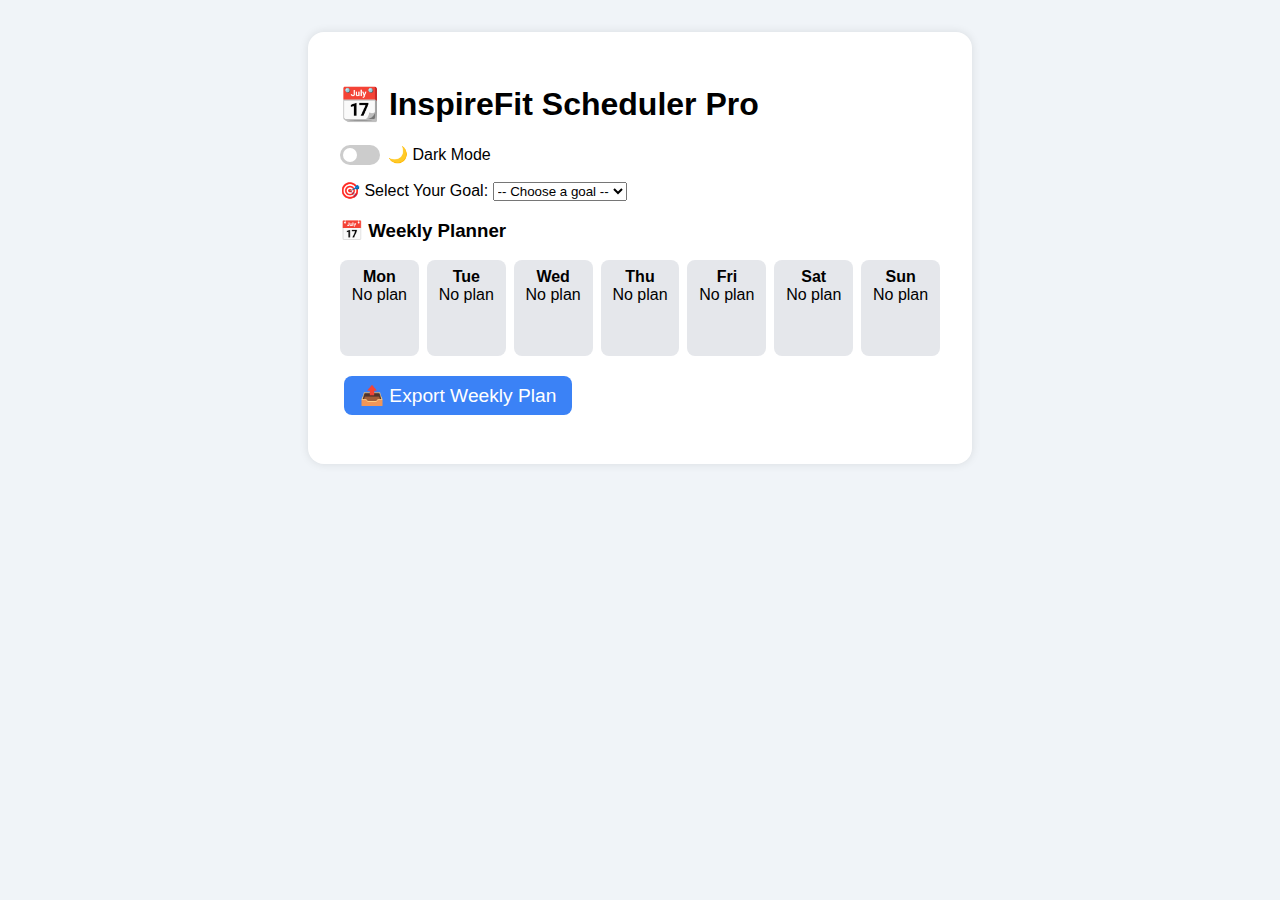
<file: index.html>
<!DOCTYPE html>
<html lang="en">
<head>
  <meta charset="UTF-8" />
  <meta name="viewport" content="width=device-width, initial-scale=1.0"/>
  <title>InspireFit - Scheduler Pro</title>
  <link rel="stylesheet" href="style.css">
</head>
<body>
  <div id="app">
    <h1>📆 InspireFit Scheduler Pro</h1>

    <div class="toggle-wrapper">
      <label class="switch">
        <input type="checkbox" onclick="toggleDarkMode()">
        <span class="slider round"></span>
      </label>
      <span>🌙 Dark Mode</span>
    </div>

    <label for="goal">🎯 Select Your Goal:</label>
    <select id="goal" onchange="loadSmartPlan()">
      <option value="none">-- Choose a goal --</option>
      <option value="strength">Build Strength</option>
      <option value="fatburn">Lose Fat</option>
      <option value="core">Improve Core</option>
    </select>

    <h3>📅 Weekly Planner</h3>
    <div class="calendar" id="calendar">
      <!-- dynamically generated tiles -->
    </div>

    <button onclick="exportPlan()">📤 Export Weekly Plan</button>
    <pre id="output"></pre>
  </div>
  <script src="app.js"></script>
</body>
</html>
</file>
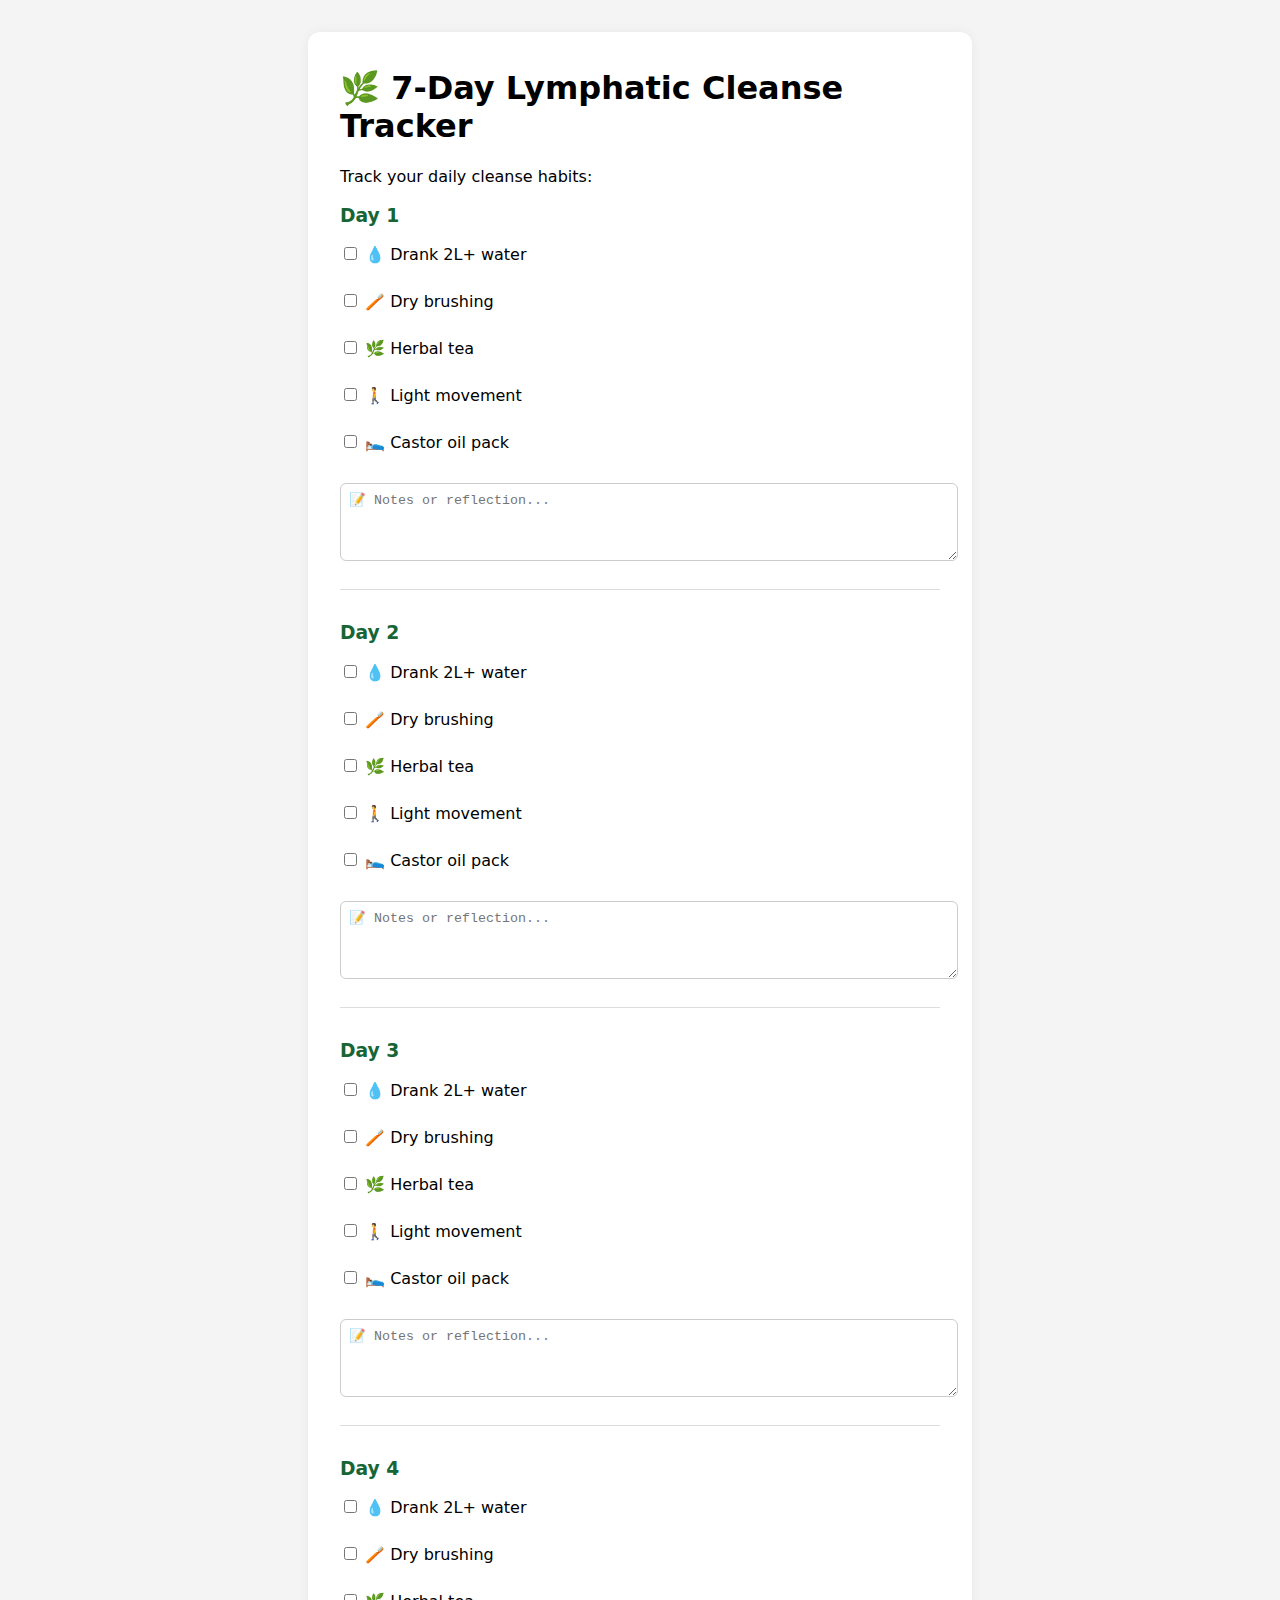
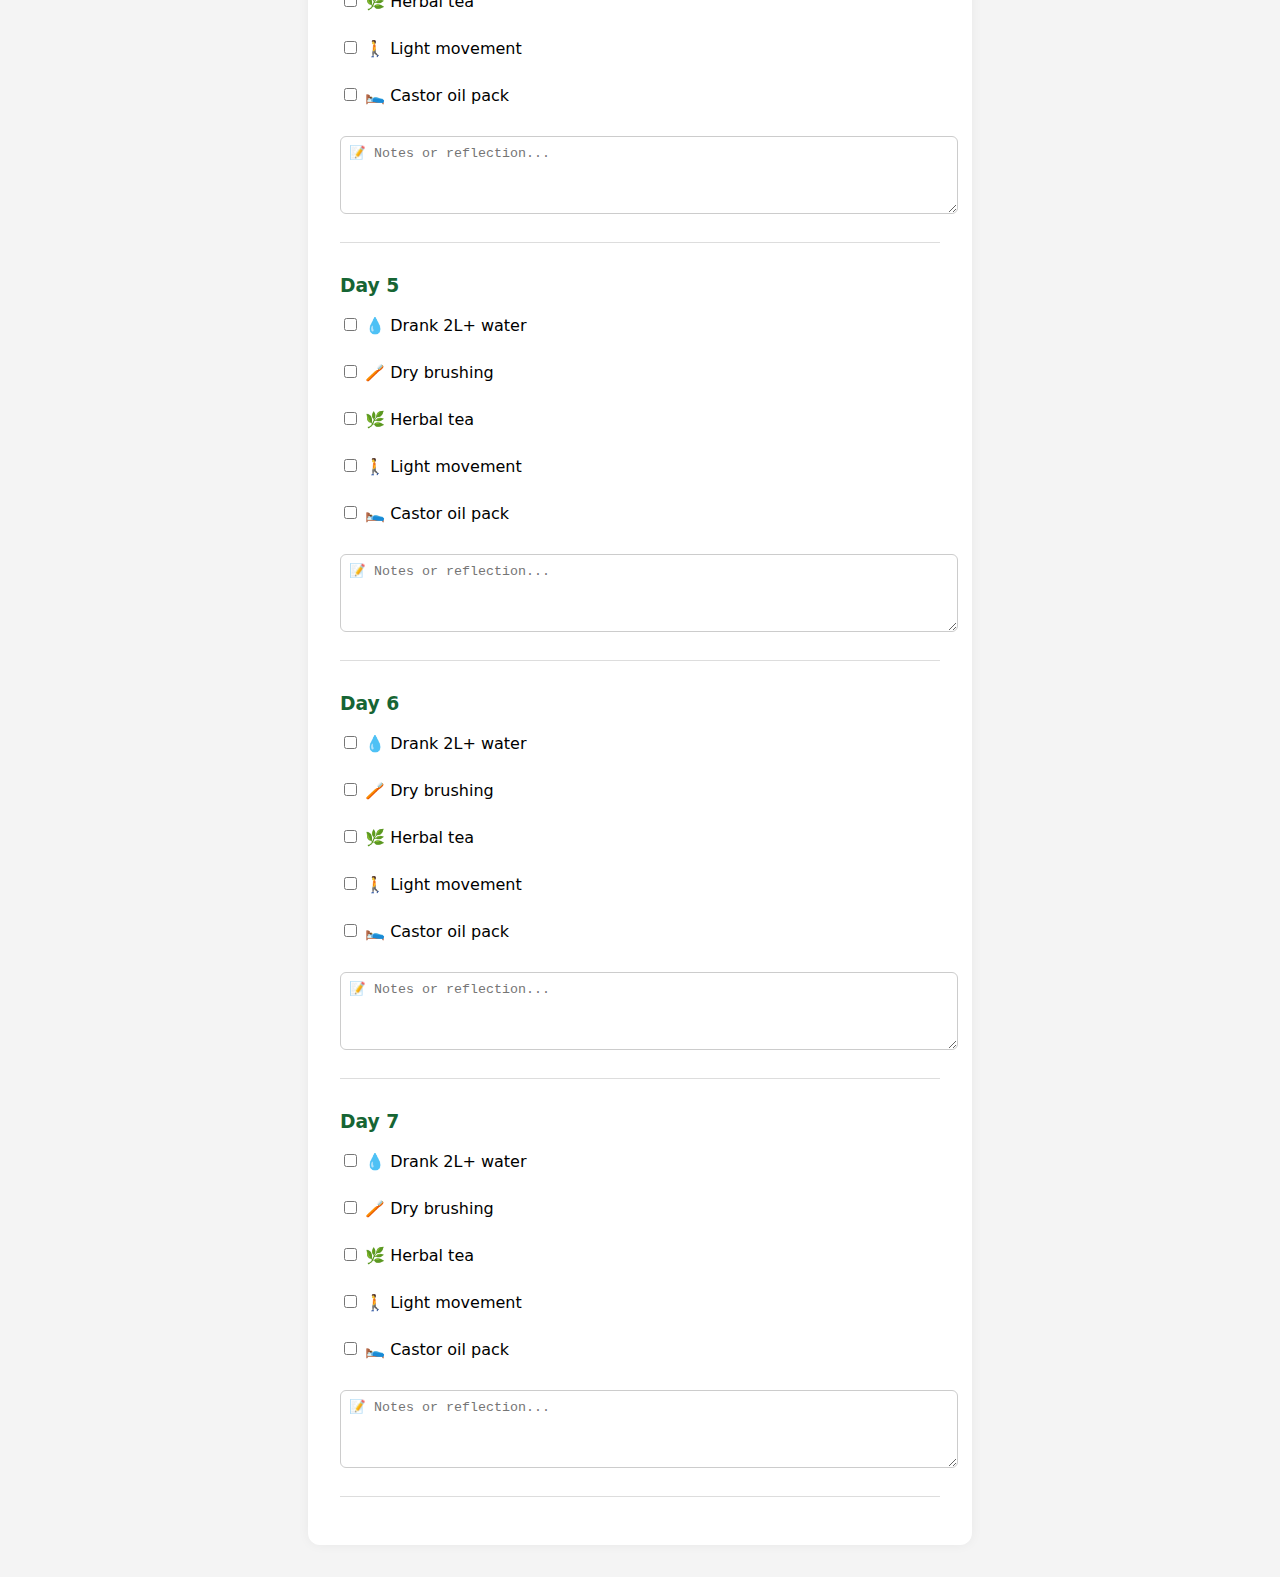
<file: Open InspireFit_Lymphatic_Cleanse_Tracker.html>
<!DOCTYPE html>
<html lang="en">
<head>
  <meta charset="UTF-8" />
  <meta name="viewport" content="width=device-width, initial-scale=1.0"/>
  <title>InspireFit - Lymphatic Cleanse Tracker</title>
  <link rel="stylesheet" href="style.css" />
</head>
<body>
  <div class="container">
    <h1>🌿 7-Day Lymphatic Cleanse Tracker</h1>
    <p>Track your daily cleanse habits:</p>
    <div id="cleanse-days"></div>
  </div>

  <script>
    const cleanseDays = [
      "Day 1", "Day 2", "Day 3", "Day 4",
      "Day 5", "Day 6", "Day 7"
    ];

    const checklistItems = [
      "💧 Drank 2L+ water",
      "🪥 Dry brushing",
      "🌿 Herbal tea",
      "🚶 Light movement",
      "🛌 Castor oil pack"
    ];

    const tracker = document.getElementById("cleanse-days");

    cleanseDays.forEach((day, i) => {
      const section = document.createElement("section");
      section.className = "day-block";
      section.innerHTML = `<h3>${day}</h3>`;
      checklistItems.forEach(item => {
        const id = `day${i}-${item}`;
        section.innerHTML += `
          <label>
            <input type="checkbox" id="${id}" />
            ${item}
          </label><br>`;
      });
      section.innerHTML += `<textarea placeholder="📝 Notes or reflection..."></textarea>`;
      tracker.appendChild(section);
    });
  </script>
  <style>
    body {
      font-family: system-ui, sans-serif;
      background: #f4f4f4;
      padding: 2rem;
    }
    .container {
      max-width: 600px;
      margin: auto;
      background: white;
      padding: 1rem 2rem;
      border-radius: 12px;
      box-shadow: 0 0 12px rgba(0,0,0,0.05);
    }
    .day-block {
      margin-bottom: 2rem;
      border-bottom: 1px solid #ddd;
      padding-bottom: 1rem;
    }
    h3 {
      color: #166534;
    }
    label {
      display: block;
      margin: 0.25rem 0;
    }
    textarea {
      width: 100%;
      min-height: 60px;
      margin-top: 0.5rem;
      padding: 0.5rem;
      border-radius: 6px;
      border: 1px solid #ccc;
    }
  </style>
</body>
</html>
</file>
<file: style.css>
body {
  font-family: sans-serif;
  background: #f0f4f8;
  padding: 2rem;
  margin: 0;
}
#app {
  max-width: 600px;
  margin: auto;
  background: white;
  padding: 2rem;
  border-radius: 1rem;
  box-shadow: 0 0 10px rgba(0,0,0,0.1);
}
button {
  margin: 0.25rem;
  padding: 0.5rem 1rem;
  font-size: 1.2rem;
  background: #3b82f6;
  color: white;
  border: none;
  border-radius: 0.5rem;
  cursor: pointer;
}
button:hover {
  background-color: #2563eb;
}
textarea {
  width: 100%;
  height: 60px;
  margin: 0.5rem 0;
  padding: 0.5rem;
  border-radius: 0.5rem;
}
.badge-display {
  margin-top: 1rem;
  font-size: 1.5rem;
  display: flex;
  gap: 0.5rem;
  flex-wrap: wrap;
}

.calendar {
  display: grid;
  grid-template-columns: repeat(7, 1fr);
  gap: 0.5rem;
  margin: 1rem 0;
}
.day-tile {
  background: #e5e7eb;
  padding: 0.5rem;
  border-radius: 0.5rem;
  text-align: center;
  cursor: pointer;
  min-height: 80px;
}
.day-tile:hover {
  background: #cbd5e1;
}
.selected {
  outline: 3px solid #3b82f6;
}
.toggle-wrapper {
  display: flex;
  align-items: center;
  gap: 0.5rem;
  margin-bottom: 1rem;
}
.switch {
  position: relative;
  display: inline-block;
  width: 40px;
  height: 20px;
}
.switch input { display: none; }
.slider {
  position: absolute;
  cursor: pointer;
  background-color: #ccc;
  border-radius: 20px;
  top: 0;
  left: 0;
  right: 0;
  bottom: 0;
  transition: .4s;
}
.slider:before {
  position: absolute;
  content: "";
  height: 14px;
  width: 14px;
  border-radius: 50%;
  left: 3px;
  bottom: 3px;
  background-color: white;
  transition: .4s;
}
input:checked + .slider {
  background-color: #4ade80;
}
input:checked + .slider:before {
  transform: translateX(20px);
}
body.dark {
  background: #1f2937;
  color: white;
}
body.dark .day-tile {
  background: #374151;
}
body.dark .day-tile:hover {
  background: #4b5563;
}
</file>
